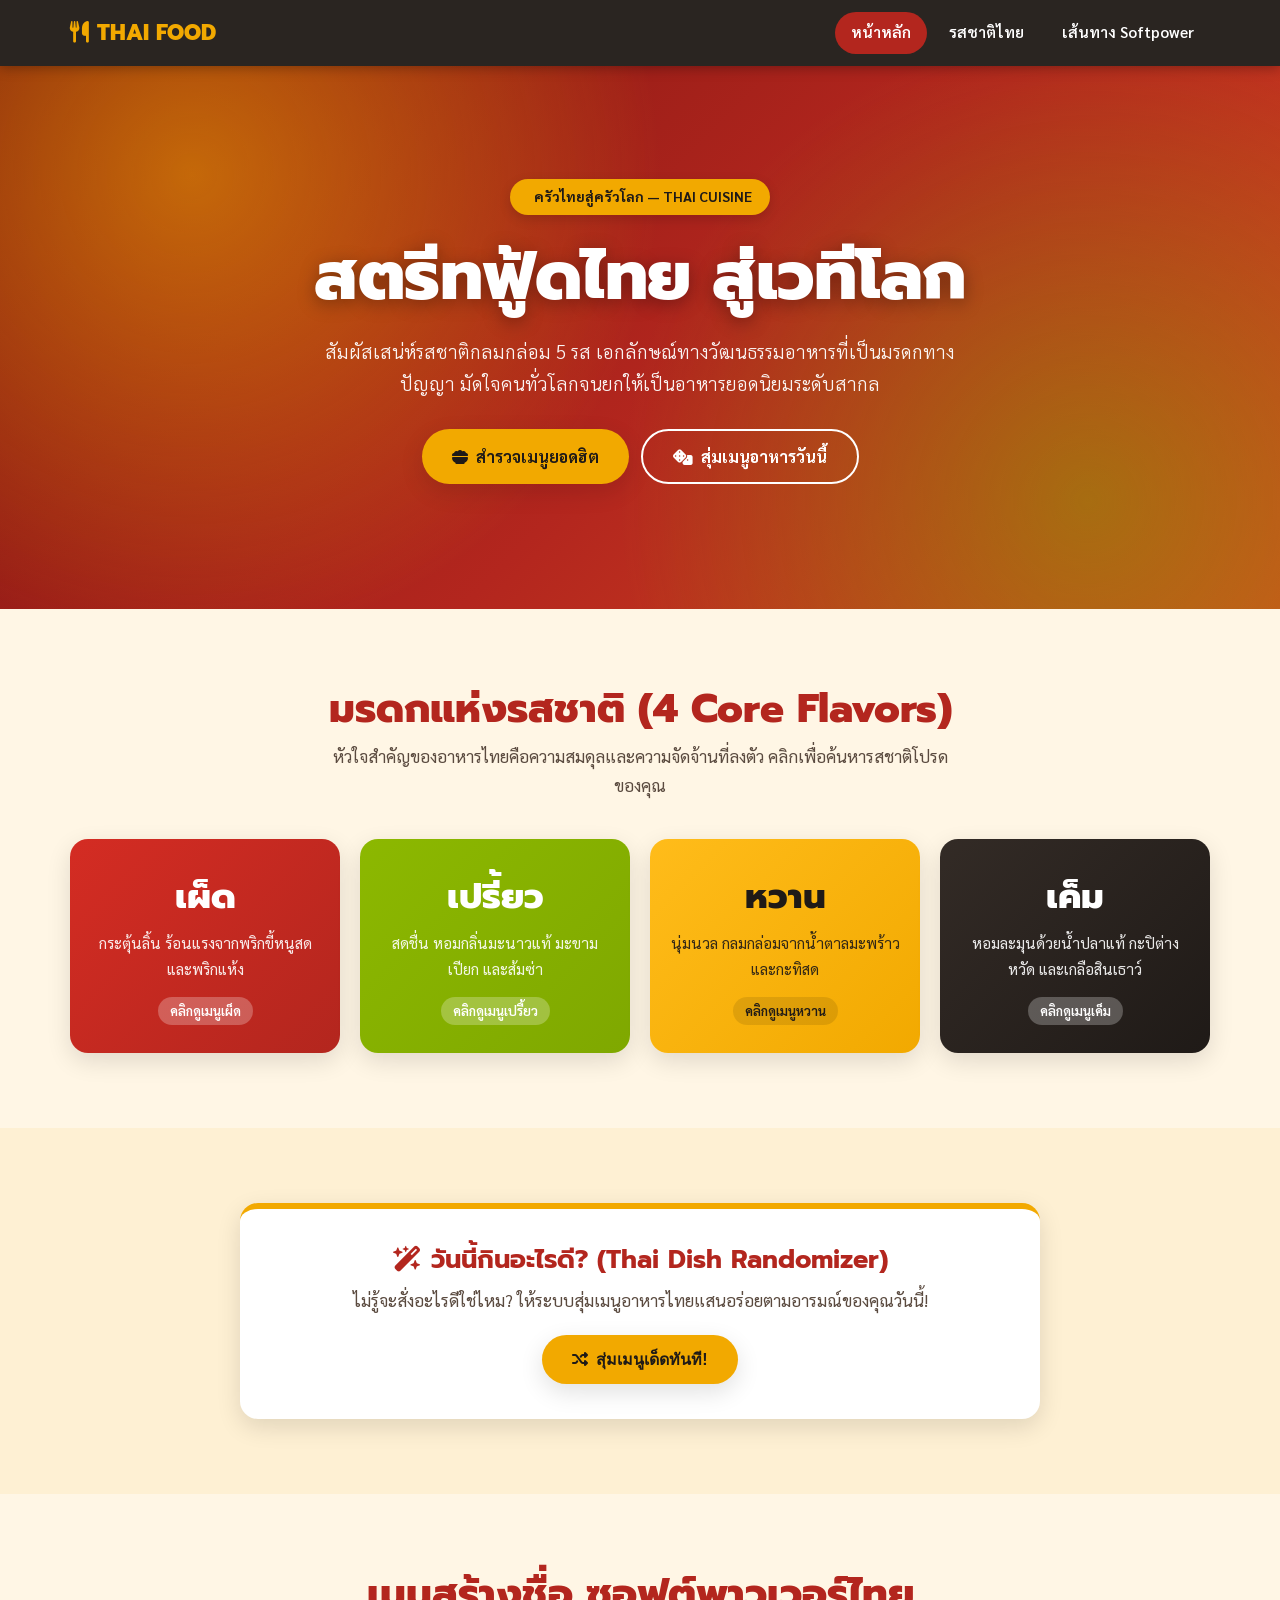
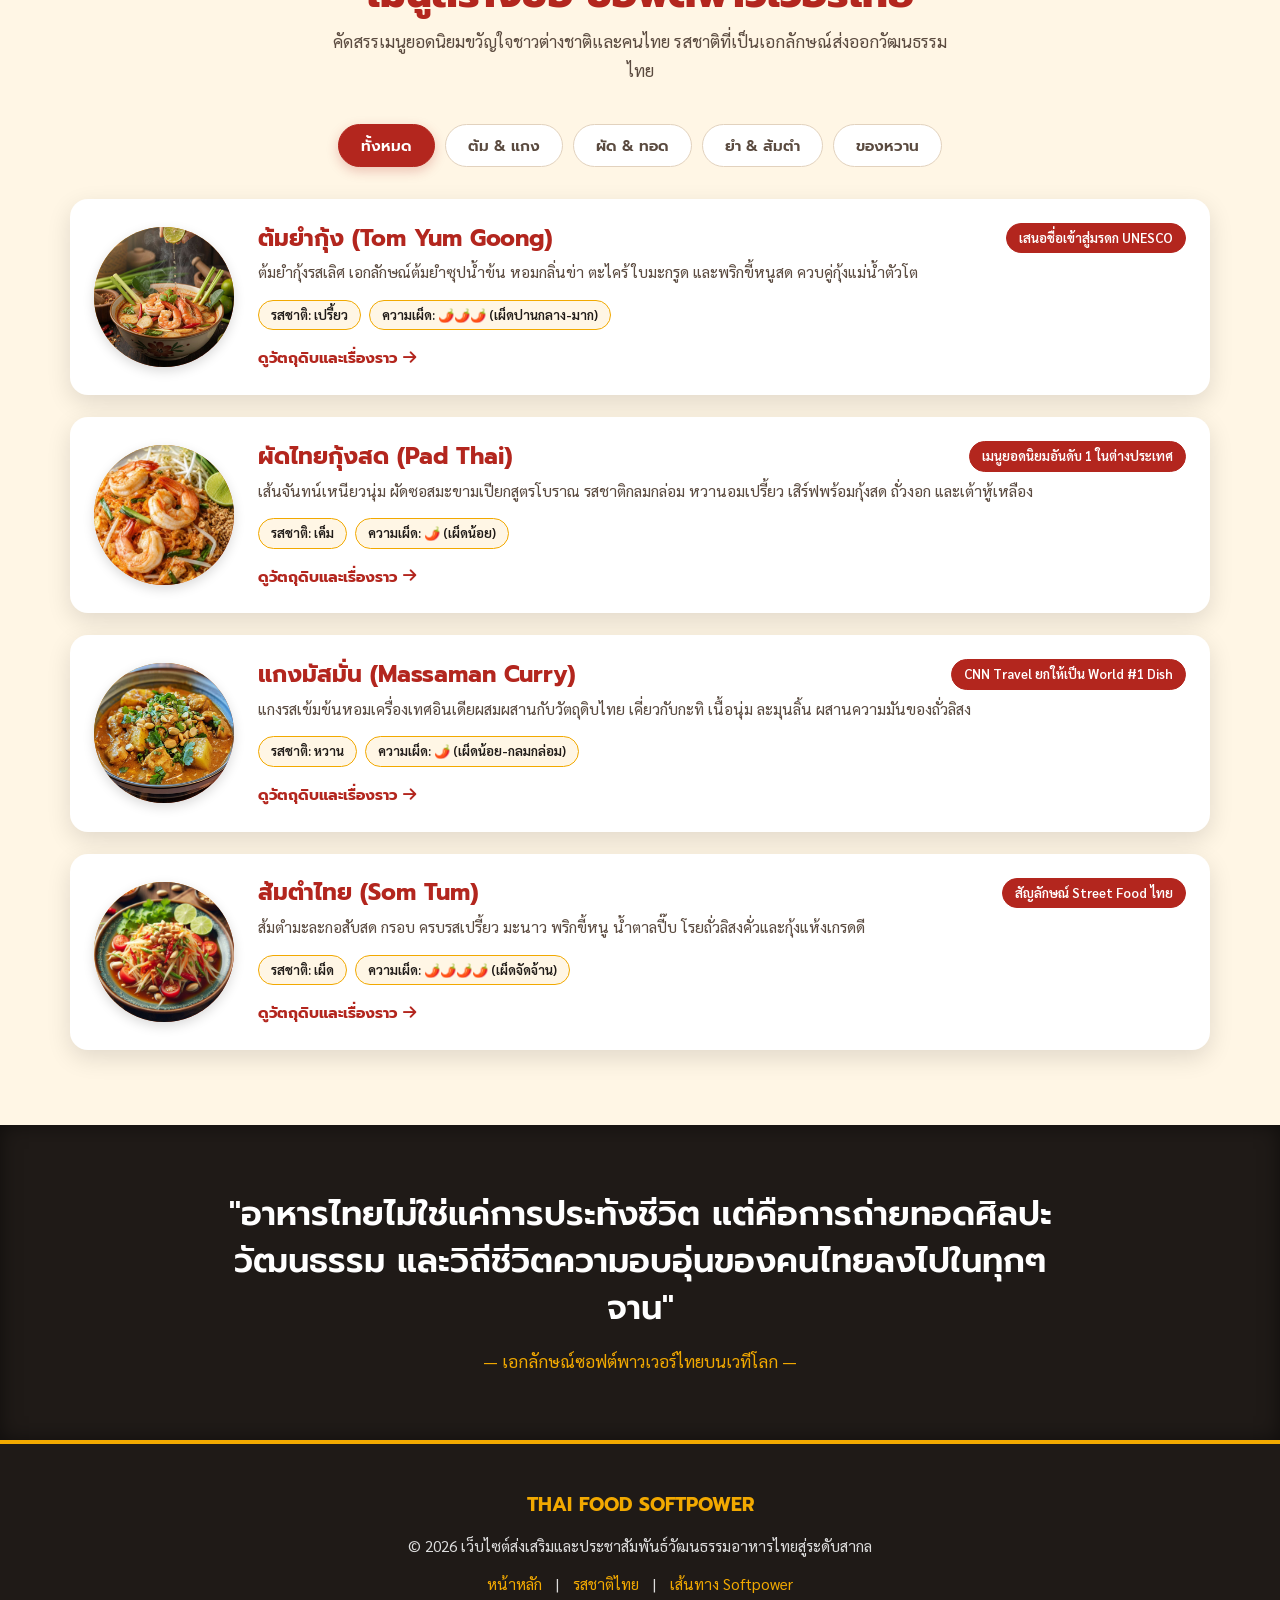
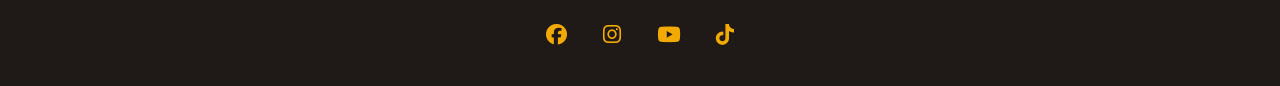
<file: index.html>
<!DOCTYPE html>
<html lang="th">
<head>
  <meta charset="UTF-8">
  <meta name="viewport" content="width=device-width, initial-scale=1.0">
  <title>Thai Food Softpower | หน้าหลัก</title>
  
  <!-- Google Fonts -->
  <link rel="preconnect" href="https://fonts.googleapis.com">
  <link rel="preconnect" href="https://fonts.gstatic.com" crossorigin>
  <link href="https://fonts.googleapis.com/css2?family=Prompt:wght@400;600;700;800&family=Sarabun:wght@300;400;500;600;700&display=swap" rel="stylesheet">
  
  <!-- FontAwesome Icons -->
  <link rel="stylesheet" href="https://cdnjs.cloudflare.com/ajax/libs/font-awesome/6.4.0/css/all.min.css">

  <!-- External Stylesheet -->
  <link rel="stylesheet" href="style.css">
</head>
<body>

  <!-- Navbar -->
  <nav class="navbar">
    <div class="container">
      <a href="index.html" class="logo">
        <i class="fa-solid fa-utensils"></i> THAI FOOD 
      </a>
      <ul class="nav-links">
        <li><a href="index.html" class="active">หน้าหลัก</a></li>
        <li><a href="subpage1.html">รสชาติไทย</a></li>
        <li><a href="subpage2.html">เส้นทาง Softpower </a></li>
      </ul>
    </div>
  </nav>

  <!-- Hero Banner -->
  <header class="hero" id="hero">
  <div class="container">
    <div class="eyebrow">
      <i class="fa-solid fa-fire-flame-curry"></i> ครัวไทยสู่ครัวโลก — THAI CUISINE
    </div>
    <h1>สตรีทฟู้ดไทย สู่เวทีโลก</h1>
    <p>สัมผัสเสน่ห์รสชาติกลมกล่อม 5 รส เอกลักษณ์ทางวัฒนธรรมอาหารที่เป็นมรดกทางปัญญา มัดใจคนทั่วโลกจนยกให้เป็นอาหารยอดนิยมระดับสากล</p>
    <div class="btn-group">
      <a href="#menu" class="btn"><i class="fa-solid fa-bowl-food"></i> สำรวจเมนูยอดฮิต</a>
      <a href="#quiz" class="btn ghost"><i class="fa-solid fa-dice"></i> สุ่มเมนูอาหารวันนี้</a>
    </div>
  </div>
</header>

  <!-- Flavor Strip -->
  <section class="block" id="flavors">
    <div class="container">
      <div class="section-title">
        <h2>มรดกแห่งรสชาติ (4 Core Flavors)</h2>
        <p>หัวใจสำคัญของอาหารไทยคือความสมดุลและความจัดจ้านที่ลงตัว คลิกเพื่อค้นหารสชาติโปรดของคุณ</p>
      </div>

      <div class="flavors">
        <div class="flavor f-spicy" onclick="filterByFlavor('เผ็ด')">
          <div class="big">เผ็ด</div>
          <div class="desc">กระตุ้นลิ้น ร้อนแรงจากพริกขี้หนูสดและพริกแห้ง</div>
          <span class="hint">คลิกดูเมนูเผ็ด</span>
        </div>
        <div class="flavor f-sour" onclick="filterByFlavor('เปรี้ยว')">
          <div class="big">เปรี้ยว</div>
          <div class="desc">สดชื่น หอมกลิ่นมะนาวแท้ มะขามเปียก และส้มซ่า</div>
          <span class="hint">คลิกดูเมนูเปรี้ยว</span>
        </div>
        <div class="flavor f-sweet" onclick="filterByFlavor('หวาน')">
          <div class="big">หวาน</div>
          <div class="desc">นุ่มนวล กลมกล่อมจากน้ำตาลมะพร้าวและกะทิสด</div>
          <span class="hint">คลิกดูเมนูหวาน</span>
        </div>
        <div class="flavor f-salty" onclick="filterByFlavor('เค็ม')">
          <div class="big">เค็ม</div>
          <div class="desc">หอมละมุนด้วยน้ำปลาแท้ กะปิต่างหวัด และเกลือสินเธาว์</div>
          <span class="hint">คลิกดูเมนูเค็ม</span>
        </div>
      </div>
    </div>
  </section>

  <!-- Randomizer Widget -->
  <section class="block" id="quiz" style="background: rgba(242, 169, 0, 0.08);">
    <div class="container">
      <div class="randomizer-box">
        <h3><i class="fa-solid fa-wand-magic-sparkles"></i> วันนี้กินอะไรดี? (Thai Dish Randomizer)</h3>
        <p style="color: var(--muted); margin-bottom: 20px;">ไม่รู้จะสั่งอะไรดีใช่ไหม? ให้ระบบสุ่มเมนูอาหารไทยแสนอร่อยตามอารมณ์ของคุณวันนี้!</p>
        <button class="btn" onclick="randomizeDish()">
          <i class="fa-solid fa-shuffle"></i> สุ่มเมนูเด็ดทันที!
        </button>

        <div class="randomizer-result" id="randomResult">
          <h4 id="randomTitle" style="font-size: 1.4rem; color: var(--red); font-family: 'Prompt', sans-serif;"></h4>
          <p id="randomDesc" style="margin-top: 6px; color: var(--muted);"></p>
          <div id="randomTags" class="tags" style="justify-content: center; margin-top: 12px;"></div>
        </div>
      </div>
    </div>
  </section>

  <!-- Dish Explorer -->
  <section class="block" id="menu">
    <div class="container">
      <div class="section-title">
        <h2> เมนูสร้างชื่อ ซอฟต์พาวเวอร์ไทย</h2>
        <p>คัดสรรเมนูยอดนิยมขวัญใจชาวต่างชาติและคนไทย รสชาติที่เป็นเอกลักษณ์ส่งออกวัฒนธรรมไทย</p>
      </div>

      <div class="filter-tabs">
        <button class="tab-btn active" onclick="filterDishes('all', this)">ทั้งหมด</button>
        <button class="tab-btn" onclick="filterDishes('soup', this)">ต้ม & แกง</button>
        <button class="tab-btn" onclick="filterDishes('fry', this)">ผัด & ทอด</button>
        <button class="tab-btn" onclick="filterDishes('salad', this)">ยำ & ส้มตำ</button>
        <button class="tab-btn" onclick="filterDishes('dessert', this)">ของหวาน</button>
      </div>

      <div class="dish-container" id="dishList"></div>
    </div>
  </section>

  <!-- Quote Section -->
  <section class="quote">
    <div class="container">
      <p>"อาหารไทยไม่ใช่แค่การประทังชีวิต แต่คือการถ่ายทอดศิลปะ วัฒนธรรม และวิถีชีวิตความอบอุ่นของคนไทยลงไปในทุกๆ จาน"</p>
      <small>— เอกลักษณ์ซอฟต์พาวเวอร์ไทยบนเวทีโลก —</small>
    </div>
  </section>

  <!-- Footer -->
  <footer>
    <div class="container">
      <p style="font-family: 'Prompt'; font-weight: 700; font-size: 1.2rem; color: var(--gold);">THAI FOOD SOFTPOWER</p>
      <p>© 2026 เว็บไซต์ส่งเสริมและประชาสัมพันธ์วัฒนธรรมอาหารไทยสู่ระดับสากล</p>
      <div>
        <a href="index.html">หน้าหลัก</a> |
        <a href="subpage1.html">รสชาติไทย</a> |
        <a href="subpage2.html">เส้นทาง Softpower</a>
      </div>
      <div class="social-links">
        <a href="#"><i class="fa-brands fa-facebook"></i></a>
        <a href="#"><i class="fa-brands fa-instagram"></i></a>
        <a href="#"><i class="fa-brands fa-youtube"></i></a>
        <a href="#"><i class="fa-brands fa-tiktok"></i></a>
      </div>
    </div>
  </footer>

  <!-- Modal -->
  <div class="modal-backdrop" id="dishModal">
    <div class="modal-card">
      <button class="modal-close" onclick="closeModal()"><i class="fa-solid fa-xmark"></i></button>
      <div class="modal-body" id="modalContent"></div>
    </div>
  </div>

  <!-- JavaScript -->
  <script>
    // ชุดข้อมูลอาหาร (กำหนด image สำหรับรูปภาพจริง)
    const dishesData = [
      {
        id: 'tomyum',
        name: 'ต้มยำกุ้ง (Tom Yum Goong)',
        category: 'soup',
        flavor: 'เปรี้ยว',
        spice: '🌶️🌶️🌶️ (เผ็ดปานกลาง-มาก)',
        image: 'tomyum.jpg',
        desc: 'ต้มยำกุ้งรสเลิศ เอกลักษณ์ต้มยำซุปน้ำข้น หอมกลิ่นข่า ตะไคร้ ใบมะกรูด และพริกขี้หนูสด ควบคู่กุ้งแม่น้ำตัวโต',
        softpower: 'เสนอชื่อเข้าสู่มรดก UNESCO',
        ingredients: ['กุ้งแม่น้ำสด', 'ข่า, ตะไคร้, ใบมะกรูด', 'น้ำพริกเผา', 'นมข้นจืด/กะทิ', 'มะนาวสด & พริกขี้หนู'],
        history: 'ต้มยำกุ้งถือเป็นตัวแทนของอาหารไทยประเภทต้ม มีจุดเด่นที่การนำสมุนไพรพื้นบ้านมาปรุงเป็นต้มยำที่มีสรรพคุณทางยา ช่วยขับลมและเพิ่มความสดชื่น'
      },
      {
        id: 'padthai',
        name: 'ผัดไทยกุ้งสด (Pad Thai)',
        category: 'fry',
        flavor: 'เค็ม',
        spice: '🌶️ (เผ็ดน้อย)',
        image: '', // หากยังไม่มีรูป สามารถเว้นว่างไว้ก่อนได้ (ระบบจะแสดงไอคอนสำรอง)
        image: 'Pad Thai.jpg',
        desc: 'เส้นจันทน์เหนียวนุ่ม ผัดซอสมะขามเปียกสูตรโบราณ รสชาติกลมกล่อม หวานอมเปรี้ยว เสิร์ฟพร้อมกุ้งสด ถั่วงอก และเต้าหู้เหลือง',
        softpower: 'เมนูยอดนิยมอันดับ 1 ในต่างประเทศ',
        ingredients: ['เส้นจันทน์', 'ซอสมะขามเปียก', 'กุ้งสด & เต้าหู้เหลือง', 'ไข่ไก่ & ถั่วลิสงบด', 'กุ้ยช่าย & ถั่วงอก'],
        history: 'ผัดไทยได้รับการส่งเสริมในสมัยจอมพล ป. พิบูลสงคราม เพื่อสร้างเอกลักษณ์ความเป็นชาติและลดการบริโภคข้าว จนกลายเป็นสตรีทฟู้ดชื่อดังระดับโลก'
      },
      {
        id: 'massaman',
        name: 'แกงมัสมั่น (Massaman Curry)',
        category: 'soup',
        flavor: 'หวาน',
        spice: '🌶️ (เผ็ดน้อย-กลมกล่อม)',
        image: '',
        image: 'Massaman Curry.jpg',
        desc: 'แกงรสเข้มข้นหอมเครื่องเทศอินเดียผสมผสานกับวัตถุดิบไทย เคี่ยวกับกะทิ เนื้อนุ่ม ละมุนลิ้น ผสานความมันของถั่วลิสง',
        softpower: 'CNN Travel ยกให้เป็น World #1 Dish',
        ingredients: ['พริกแกงมัสมั่น', 'เนื้อน่องลาย หรือ ไก่', 'กะทิสด', 'มันฝรั่ง & หอมใหญ่', 'ถั่วลิสงคั่ว'],
        history: 'รับอิทธิพลมาจากเปอร์เซียและมุสลิมในสมัยอยุธยา มีชื่อเสียงมายาวนานและได้รับคำชมในบทกาพย์เห่เรือชมเครื่องคาวหวาน'
      },
      {
        id: 'somtum',
        name: 'ส้มตำไทย (Som Tum)',
        category: 'salad',
        flavor: 'เผ็ด',
        spice: '🌶️🌶️🌶️🌶️ (เผ็ดจัดจ้าน)',
        image: '',
       image: 'Som Tum.jpg', 
        desc: 'ส้มตำมะละกอสับสด กรอบ ครบรสเปรี้ยว มะนาว พริกขี้หนู น้ำตาลปี๊บ โรยถั่วลิสงคั่วและกุ้งแห้งเกรดดี',
        softpower: 'สัญลักษณ์ Street Food ไทย',
        ingredients: ['เส้นมะละกอดิบ', 'มะเขือเทศ & ถั่วฝักยาว', 'พริกขี้หนู & กระเทียม', 'น้ำปลาแท้ & มะนาว', 'ถั่วลิสง & กุ้งแห้ง'],
        history: 'อาหารพื้นบ้านภาคอีสานที่แพร่หลายไปทั่วประเทศและทั่วโลก ด้วยเอกลักษณ์ความสดชื่นจัดจ้าน'
      }
    ];

    function renderDishes(items) {
      const container = document.getElementById('dishList');
      container.innerHTML = '';
      if(items.length === 0) {
        container.innerHTML = '<p style="text-align:center; color:var(--muted); padding:3rem;">ไม่พบเมนูในหมวดหมู่นี้</p>';
        return;
      }
      items.forEach(dish => {
        // เช็คว่าเมนูนี้มีรูปภาพหรือไม่ ถ้ามีให้แสดง tag img ถ้าไม่มีให้แสดง emoji สำรอง
        const thumbContent = dish.image 
          ? `<img src="${dish.image}" alt="${dish.name}">` 
          : `<span style="font-size: 3.5rem;">${dish.emoji || '🍲'}</span>`;

        const html = `
          <div class="dish">
            <div class="thumb">
              ${thumbContent}
            </div>
            <div class="dish-content">
              <div class="dish-header">
                <h3>${dish.name}</h3>
                <span class="tag highlight">${dish.softpower}</span>
              </div>
              <p class="dish-desc">${dish.desc}</p>
              <div class="tags">
                <span class="tag">รสชาติ: ${dish.flavor}</span>
                <span class="tag">ความเผ็ด: ${dish.spice}</span>
              </div>
              <div class="dish-action">
                <button class="btn-detail" onclick="openDishModal('${dish.id}')">
                  ดูวัตถุดิบและเรื่องราว <i class="fa-solid fa-arrow-right"></i>
                </button>
              </div>
            </div>
          </div>
        `;
        container.innerHTML += html;
      });
    }

    // ฟังก์ชันอื่นๆ คงเดิม...
    function filterDishes(category, btn) {
      document.querySelectorAll('.tab-btn').forEach(b => b.classList.remove('active'));
      btn.classList.add('active');
      if(category === 'all') {
        renderDishes(dishesData);
      } else {
        renderDishes(dishesData.filter(d => d.category === category));
      }
    }

    function filterByFlavor(flavorName) {
      document.getElementById('menu').scrollIntoView({ behavior: 'smooth' });
      document.querySelectorAll('.tab-btn').forEach(b => b.classList.remove('active'));
      renderDishes(dishesData.filter(d => d.flavor === flavorName));
    }

    function randomizeDish() {
      const random = dishesData[Math.floor(Math.random() * dishesData.length)];
      const resBox = document.getElementById('randomResult');
      resBox.style.display = 'block';
      document.getElementById('randomTitle',).innerText = `${random.emoji || ''} ${random.name}`;
      document.getElementById('randomDesc').innerText = random.desc;
      document.getElementById('randomTags').innerHTML = `<span class="tag highlight">${random.softpower}</span><span class="tag">รส ${random.flavor}</span>`;
    }

    function openDishModal(id) {
      const dish = dishesData.find(d => d.id === id);
      if(!dish) return;
      const modalHTML = `
        <h3>${dish.name}</h3>
        <p>${dish.desc}</p>
        <div class="tags" style="margin-bottom: 12px;">
          <span class="tag highlight">${dish.softpower}</span>
          <span class="tag">รสชาติหลัก: ${dish.flavor}</span>
        </div>
        <p><b>ความเป็นมา:</b> ${dish.history}</p>
        <div class="modal-ingredients">
          <h4><i class="fa-solid fa-basket-shopping"></i> วัตถุดิบหลักสำคัญ:</h4>
          <ul>
            ${dish.ingredients.map(ing => `<li>${ing}</li>`).join('')}
          </ul>
        </div>
      `;
      document.getElementById('modalContent').innerHTML = modalHTML;
      document.getElementById('dishModal').style.display = 'grid';
    }

    function closeModal() {
      document.getElementById('dishModal').style.display = 'none';
    }

    window.onclick = function(event) {
      const modal = document.getElementById('dishModal');
      if (event.target === modal) {
        closeModal();
      }
    }

    renderDishes(dishesData);
  </script>
</body>
</html>
</file>
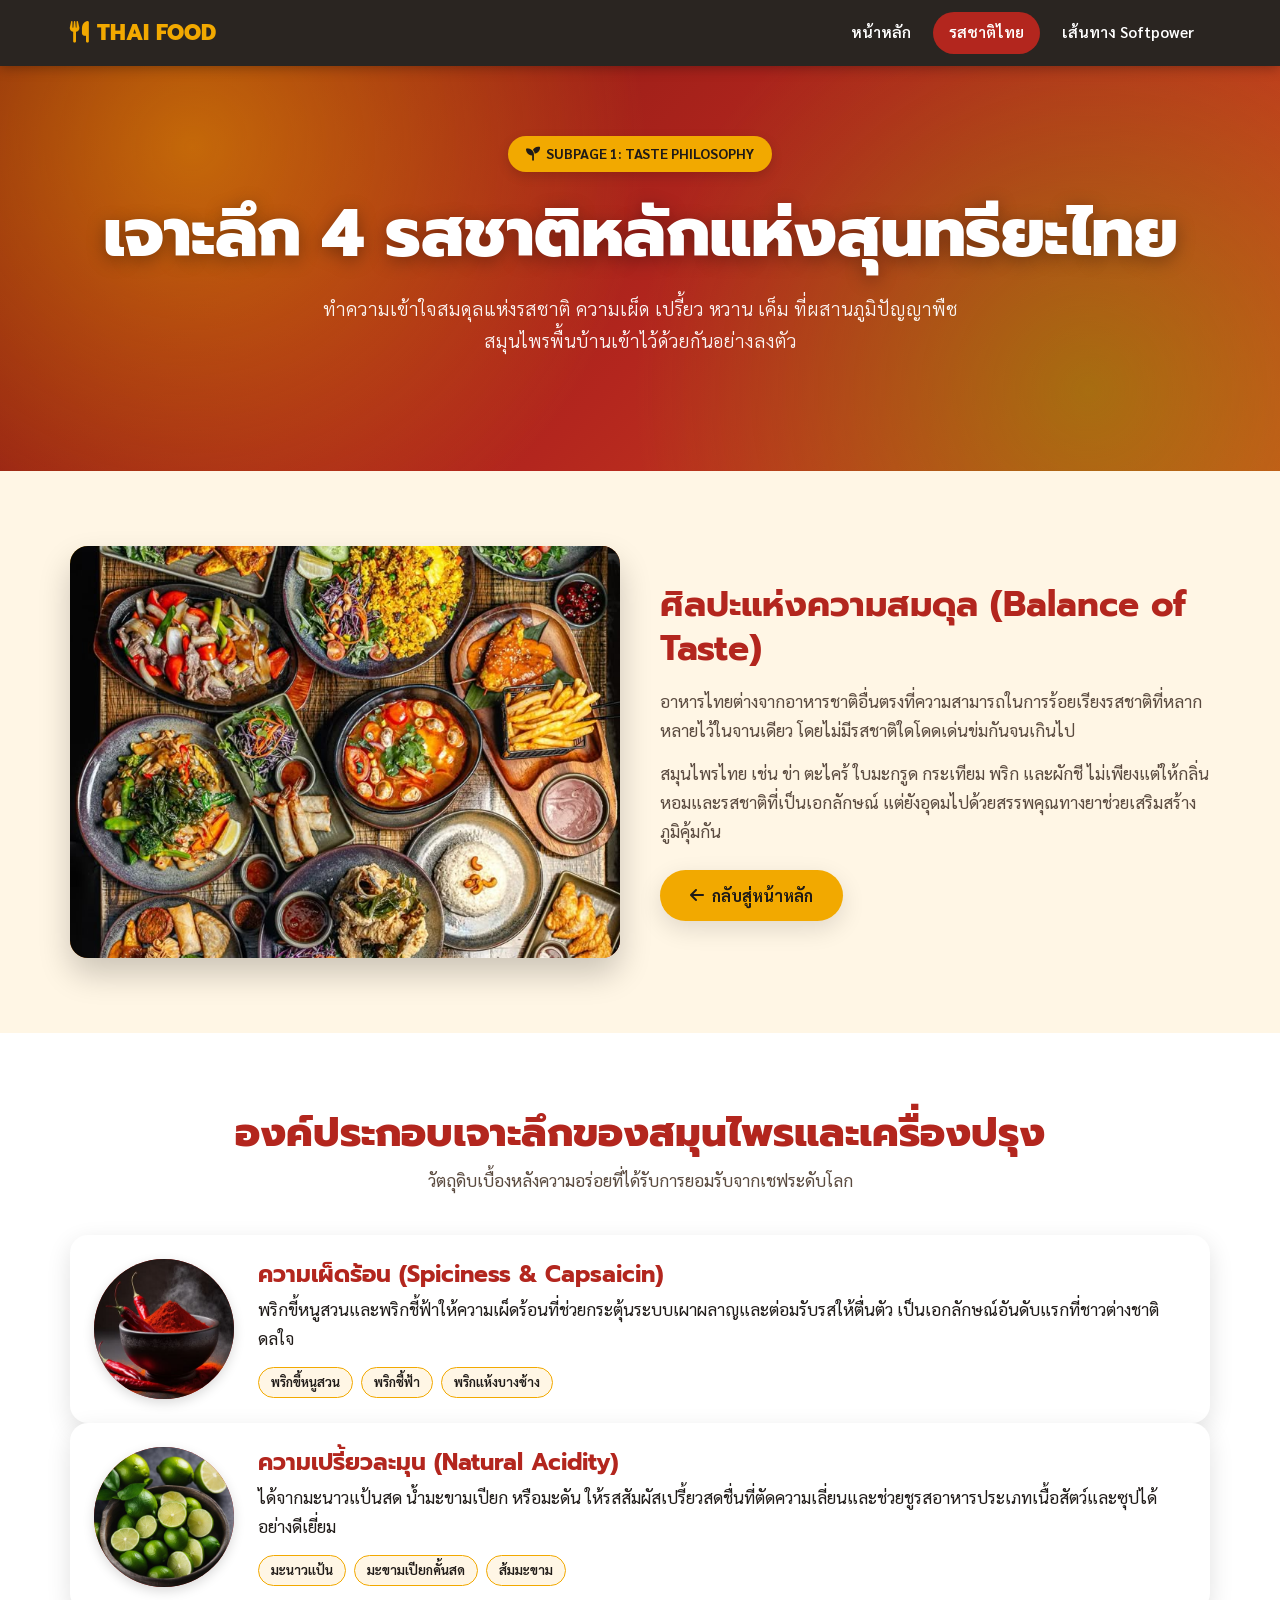
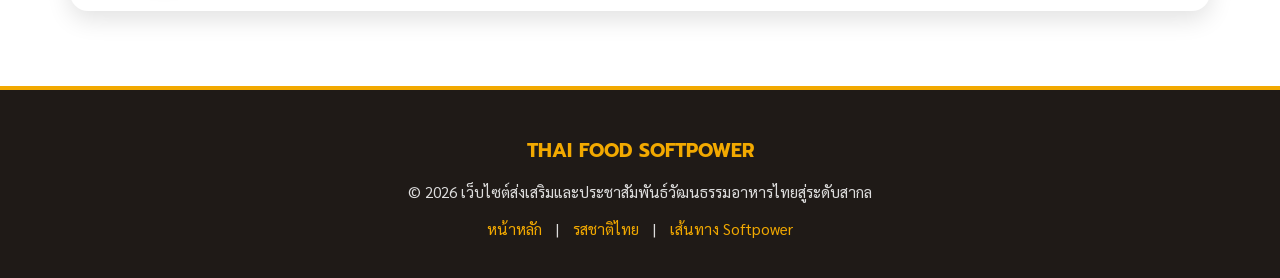
<file: subpage1.html>
<!DOCTYPE html>
<html lang="th">
<head>
  <meta charset="UTF-8">
  <meta name="viewport" content="width=device-width, initial-scale=1.0">
  <title>เจาะลึกรสชาติไทย | Thai Food Softpower</title>
  
  <link rel="preconnect" href="https://fonts.googleapis.com">
  <link rel="preconnect" href="https://fonts.gstatic.com" crossorigin>
  <link href="https://fonts.googleapis.com/css2?family=Prompt:wght@400;600;700;800&family=Sarabun:wght@300;400;500;600;700&display=swap" rel="stylesheet">
  <link rel="stylesheet" href="https://cdnjs.cloudflare.com/ajax/libs/font-awesome/6.4.0/css/all.min.css">
  <link rel="stylesheet" href="style.css">
</head>
<body>

  <!-- Navbar -->
  <nav class="navbar">
    <div class="container">
      <a href="index.html" class="logo">
        <i class="fa-solid fa-utensils"></i> THAI FOOD 
      </a>
      <ul class="nav-links">
        <li><a href="index.html">หน้าหลัก</a></li>
        <li><a href="subpage1.html" class="active">รสชาติไทย</a></li>
        <li><a href="subpage2.html">เส้นทาง Softpower</a></li>
      </ul>
    </div>
  </nav>

  <!-- Hero Small -->
  <header class="hero small">
    <div class="container">
      <span class="eyebrow"><i class="fa-solid fa-seedling"></i> SUBPAGE 1: TASTE PHILOSOPHY</span>
      <h1>เจาะลึก 4 รสชาติหลักแห่งสุนทรียะไทย</h1>
      <p>ทำความเข้าใจสมดุลแห่งรสชาติ ความเผ็ด เปรี้ยว หวาน เค็ม ที่ผสานภูมิปัญญาพืชสมุนไพรพื้นบ้านเข้าไว้ด้วยกันอย่างลงตัว</p>
    </div>
  </header>

  <!-- Split Detail Section -->
  <section class="block">
    <div class="container">
      <div class="split">
        <div class="visual"> <img src="image/Balance of Taste.jpg" alt="Balance"></div>
        <div class="split-text">
          <h2>ศิลปะแห่งความสมดุล (Balance of Taste)</h2>
          <p>อาหารไทยต่างจากอาหารชาติอื่นตรงที่ความสามารถในการร้อยเรียงรสชาติที่หลากหลายไว้ในจานเดียว โดยไม่มีรสชาติใดโดดเด่นข่มกันจนเกินไป</p>
          <p>สมุนไพรไทย เช่น ข่า ตะไคร้ ใบมะกรูด กระเทียม พริก และผักชี ไม่เพียงแต่ให้กลิ่นหอมและรสชาติที่เป็นเอกลักษณ์ แต่ยังอุดมไปด้วยสรรพคุณทางยาช่วยเสริมสร้างภูมิคุ้มกัน</p>
          <a href="index.html#flavors" class="btn" style="margin-top: 10px;"><i class="fa-solid fa-arrow-left"></i> กลับสู่หน้าหลัก</a>
        </div>
      </div>
    </div>
  </section>

  <!-- Flavor Detail Cards -->
  <section class="block" style="background: #fff;">
    <div class="container">
      <div class="section-title">
        <h2>องค์ประกอบเจาะลึกของสมุนไพรและเครื่องปรุง</h2>
        <p>วัตถุดิบเบื้องหลังความอร่อยที่ได้รับการยอมรับจากเชฟระดับโลก</p>
      </div>

     <div class="dish">
  <div class="thumb" style="background: linear-gradient(135deg, #d42c23, #B3261E); overflow: hidden; display: flex; align-items: center; justify-content: center;">
    <img src="image/Spiciness.jpg" alt="พริก" style="width: 100%; height: 100%; object-fit: cover;">
  </div>
  <div class="dish-content">
          <h3>ความเผ็ดร้อน (Spiciness & Capsaicin)</h3>
          <p>พริกขี้หนูสวนและพริกชี้ฟ้าให้ความเผ็ดร้อนที่ช่วยกระตุ้นระบบเผาผลาญและต่อมรับรสให้ตื่นตัว เป็นเอกลักษณ์อันดับแรกที่ชาวต่างชาติดลใจ</p>
          <div class="tags">
            <span class="tag">พริกขี้หนูสวน</span>
            <span class="tag">พริกชี้ฟ้า</span>
            <span class="tag">พริกแห้งบางช้าง</span>
          </div>
        </div>
      </div>

      <div class="dish">
  <div class="thumb" style="background: linear-gradient(135deg, #d42c23, #B3261E); overflow: hidden; display: flex; align-items: center; justify-content: center;">
    <img src="image/lemon.jpg" alt="มะนาว" style="width: 100%; height: 100%; object-fit: cover;">
  </div>
  <div class="dish-content">
          <h3>ความเปรี้ยวละมุน (Natural Acidity)</h3>
          <p>ได้จากมะนาวแป้นสด น้ำมะขามเปียก หรือมะดัน ให้รสสัมผัสเปรี้ยวสดชื่นที่ตัดความเลี่ยนและช่วยชูรสอาหารประเภทเนื้อสัตว์และซุปได้อย่างดีเยี่ยม</p>
          <div class="tags">
            <span class="tag">มะนาวแป้น</span>
            <span class="tag">มะขามเปียกคั้นสด</span>
            <span class="tag">ส้มมะขาม</span>
          </div>
        </div>
      </div>
    </div>
  </section>

  <!-- Footer -->
  <footer>
    <div class="container">
      <p style="font-family: 'Prompt'; font-weight: 700; font-size: 1.2rem; color: var(--gold);">THAI FOOD SOFTPOWER</p>
      <p>© 2026 เว็บไซต์ส่งเสริมและประชาสัมพันธ์วัฒนธรรมอาหารไทยสู่ระดับสากล</p>
      <div>
        <a href="index.html">หน้าหลัก</a> |
        <a href="subpage1.html">รสชาติไทย</a> |
        <a href="subpage2.html">เส้นทาง Softpower</a>
      </div>
    </div>
  </footer>

</body>
</html>
</file>
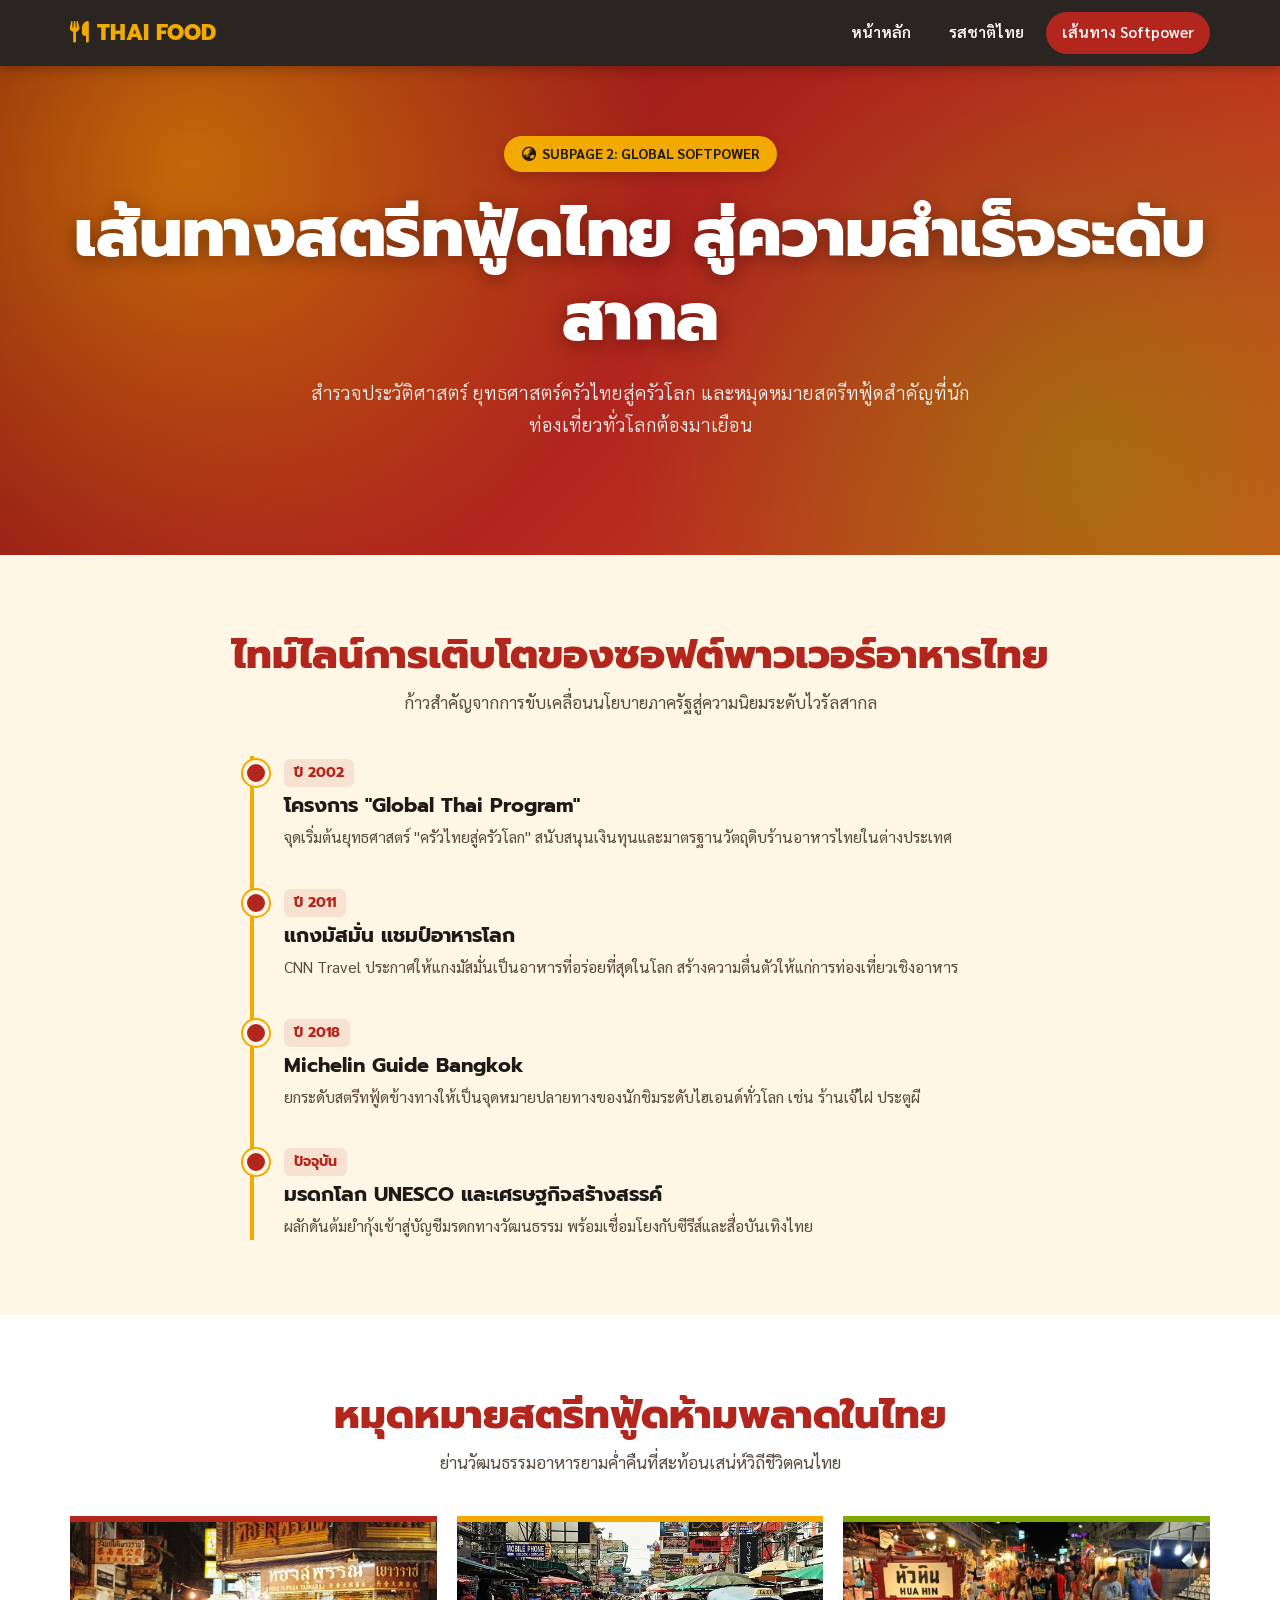
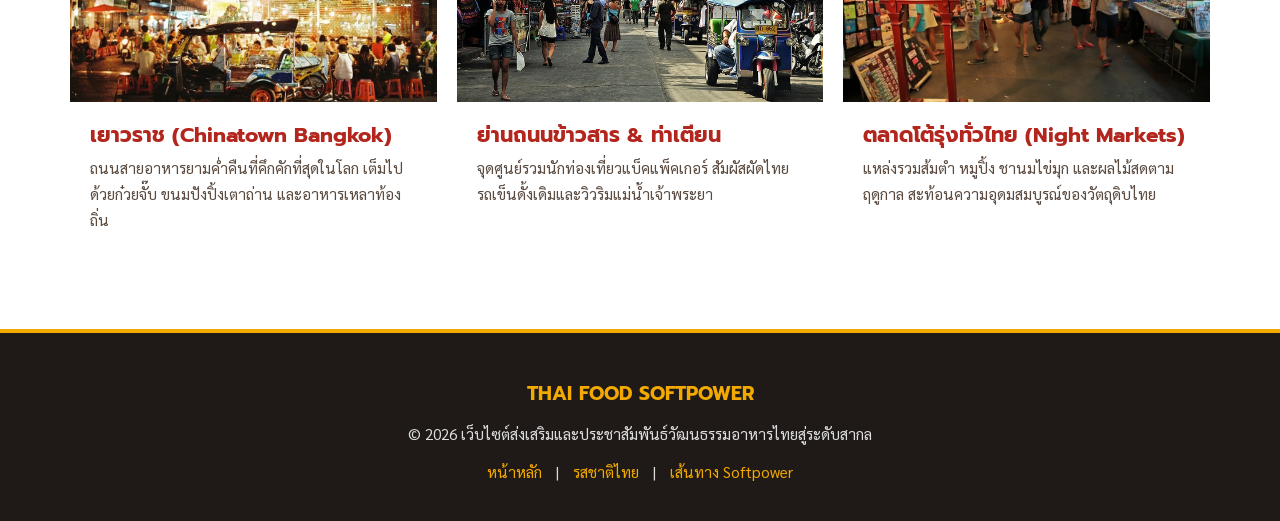
<file: subpage2.html>
<!DOCTYPE html>
<html lang="th">
<head>
  <meta charset="UTF-8">
  <meta name="viewport" content="width=device-width, initial-scale=1.0">
  <title>เส้นทาง Softpower สู่ระดับโลก | Thai Food Softpower</title>
  
  <link rel="preconnect" href="https://fonts.googleapis.com">
  <link rel="preconnect" href="https://fonts.gstatic.com" crossorigin>
  <link href="https://fonts.googleapis.com/css2?family=Prompt:wght@400;600;700;800&family=Sarabun:wght@300;400;500;600;700&display=swap" rel="stylesheet">
  <link rel="stylesheet" href="https://cdnjs.cloudflare.com/ajax/libs/font-awesome/6.4.0/css/all.min.css">
  <link rel="stylesheet" href="style.css">
</head>
<body>

  <!-- Navbar -->
  <nav class="navbar">
    <div class="container">
      <a href="index.html" class="logo">
        <i class="fa-solid fa-utensils"></i> THAI FOOD
      </a>
      <ul class="nav-links">
        <li><a href="index.html">หน้าหลัก</a></li>
        <li><a href="subpage1.html">รสชาติไทย</a></li>
        <li><a href="subpage2.html" class="active">เส้นทาง Softpower</a></li>
      </ul>
    </div>
  </nav>

  <!-- Hero Small -->
  <header class="hero small">
    <div class="container">
      <span class="eyebrow"><i class="fa-solid fa-earth-asia"></i> SUBPAGE 2: GLOBAL SOFTPOWER</span>
      <h1>เส้นทางสตรีทฟู้ดไทย สู่ความสำเร็จระดับสากล</h1>
      <p>สำรวจประวัติศาสตร์ ยุทธศาสตร์ครัวไทยสู่ครัวโลก และหมุดหมายสตรีทฟู้ดสำคัญที่นักท่องเที่ยวทั่วโลกต้องมาเยือน</p>
    </div>
  </header>

  <!-- Timeline Section -->
  <section class="block">
    <div class="container">
      <div class="section-title">
        <h2>ไทม์ไลน์การเติบโตของซอฟต์พาวเวอร์อาหารไทย</h2>
        <p>ก้าวสำคัญจากการขับเคลื่อนนโยบายภาครัฐสู่ความนิยมระดับไวรัลสากล</p>
      </div>

      <div class="timeline">
        <div class="tl-item">
          <span class="tl-date">ปี 2002</span>
          <h3>โครงการ "Global Thai Program"</h3>
          <p>จุดเริ่มต้นยุทธศาสตร์ "ครัวไทยสู่ครัวโลก" สนับสนุนเงินทุนและมาตรฐานวัตถุดิบร้านอาหารไทยในต่างประเทศ</p>
        </div>

        <div class="tl-item">
          <span class="tl-date">ปี 2011</span>
          <h3>แกงมัสมั่น แชมป์อาหารโลก</h3>
          <p>CNN Travel ประกาศให้แกงมัสมั่นเป็นอาหารที่อร่อยที่สุดในโลก สร้างความตื่นตัวให้แก่การท่องเที่ยวเชิงอาหาร</p>
        </div>

        <div class="tl-item">
          <span class="tl-date">ปี 2018</span>
          <h3>Michelin Guide Bangkok</h3>
          <p>ยกระดับสตรีทฟู้ดข้างทางให้เป็นจุดหมายปลายทางของนักชิมระดับไฮเอนด์ทั่วโลก เช่น ร้านเจ๊ไฝ ประตูผี</p>
        </div>

        <div class="tl-item">
          <span class="tl-date">ปัจจุบัน</span>
          <h3>มรดกโลก UNESCO และเศรษฐกิจสร้างสรรค์</h3>
          <p>ผลักดันต้มยำกุ้งเข้าสู่บัญชีมรดกทางวัฒนธรรม พร้อมเชื่อมโยงกับซีรีส์และสื่อบันเทิงไทย</p>
        </div>
      </div>
    </div>
  </section>

  <!-- Destinations Cards -->
  <section class="block" style="background: #fff;">
    <div class="container">
      <div class="section-title">
        <h2> หมุดหมายสตรีทฟู้ดห้ามพลาดในไทย</h2>
        <p>ย่านวัฒนธรรมอาหารยามค่ำคืนที่สะท้อนเสน่ห์วิถีชีวิตคนไทย</p>
      </div>

      <div class="flavors" style="grid-template-columns: repeat(auto-fit, minmax(280px, 1fr)); gap: 20px;">
  
  <!-- การ์ดที่ 1: เยาวราช -->
  <div class="card" style="border-top: 6px solid var(--red); padding: 0; overflow: hidden; background: #fff;">
    <div style="width: 100%; height: 180px; overflow: hidden;">
      <img src="image/chinatown.jpg" alt="เยาวราช" style="width: 100%; height: 100%; object-fit: cover;">
    </div>
    <div style="padding: 20px;">
      <h3 style="color: var(--red); font-size: 1.3rem; margin-bottom: 8px;">เยาวราช (Chinatown Bangkok)</h3>
      <p style="color: var(--muted); font-size: 0.95rem;">ถนนสายอาหารยามค่ำคืนที่คึกคักที่สุดในโลก เต็มไปด้วยก๋วยจั๊บ ขนมปังปิ้งเตาถ่าน และอาหารเหลาท้องถิ่น</p>
    </div>
  </div>

  <!-- การ์ดที่ 2: ถนนข้าวสาร & ท่าเตียน -->
  <div class="card" style="border-top: 6px solid var(--gold); padding: 0; overflow: hidden; background: #fff;">
    <div style="width: 100%; height: 180px; overflow: hidden;">
      <img src="image/Khao San Road.jpg" alt="ถนนข้าวสาร" style="width: 100%; height: 100%; object-fit: cover;">
    </div>
    <div style="padding: 20px;">
      <h3 style="color: var(--red); font-size: 1.3rem; margin-bottom: 8px;">ย่านถนนข้าวสาร & ท่าเตียน</h3>
      <p style="color: var(--muted); font-size: 0.95rem;">จุดศูนย์รวมนักท่องเที่ยวแบ็คแพ็คเกอร์ สัมผัสผัดไทยรถเข็นดั้งเดิมและวิวริมแม่น้ำเจ้าพระยา</p>
    </div>
  </div>

  <!-- การ์ดที่ 3: ตลาดโต้รุ่งทั่วไทย -->
  <div class="card" style="border-top: 6px solid var(--lime); padding: 0; overflow: hidden; background: #fff;">
    <div style="width: 100%; height: 180px; overflow: hidden;">
      <img src="image/market.jpg" alt="ตลาดโต้รุ่ง" style="width: 100%; height: 100%; object-fit: cover;">
    </div>
    <div style="padding: 20px;">
      <h3 style="color: var(--red); font-size: 1.3rem; margin-bottom: 8px;">ตลาดโต้รุ่งทั่วไทย (Night Markets)</h3>
      <p style="color: var(--muted); font-size: 0.95rem;">แหล่งรวมส้มตำ หมูปิ้ง ชานมไข่มุก และผลไม้สดตามฤดูกาล สะท้อนความอุดมสมบูรณ์ของวัตถุดิบไทย</p>
    </div>
  </div>

</div>
    </div>
  </section>

  <!-- Footer -->
  <footer>
    <div class="container">
      <p style="font-family: 'Prompt'; font-weight: 700; font-size: 1.2rem; color: var(--gold);">THAI FOOD SOFTPOWER</p>
      <p>© 2026 เว็บไซต์ส่งเสริมและประชาสัมพันธ์วัฒนธรรมอาหารไทยสู่ระดับสากล</p>
      <div>
        <a href="index.html">หน้าหลัก</a> |
        <a href="subpage1.html">รสชาติไทย</a> |
        <a href="subpage2.html">เส้นทาง Softpower</a>
      </div>
    </div>
  </footer>

</body>
</html>
</file>
<file: style.css>
:root {
  --red: #B3261E;
  --red-dark: #7d1410;
  --gold: #F2A900;
  --lime: #7FA800;
  --cream: #FFF6E5;
  --ink: #1F1A17;
  --muted: #5a4a3f;
  --white: #FFFFFF;
  --radius: 18px;
  --shadow: 0 8px 24px rgba(0, 0, 0, .12);
  --shadow-lg: 0 16px 32px rgba(0, 0, 0, .2);
}
* {
  box-sizing: border-box;
  margin: 0;
  padding: 0;
}
html {
  scroll-behavior: smooth;
}
body {
  font-family: 'Sarabun', sans-serif;
  background: var(--cream);
  color: var(--ink);
  line-height: 1.7;
  font-size: 17px;
  overflow-x: hidden;
}
h1, h2, h3, h4 {
  font-family: 'Prompt', sans-serif;
  line-height: 1.25;
}
a {
  color: inherit;
  text-decoration: none;
}
img {
  max-width: 100%;
  display: block;
}
.container {
  width: min(1140px, 92%);
  margin-inline: auto;
}
.navbar {
  position: sticky;
  top: 0;
  z-index: 100;
  background: rgba(31, 26, 23, 0.95);
  backdrop-filter: blur(10px);
  color: #fff;
  box-shadow: 0 2px 12px rgba(0, 0, 0, .3);
  transition: all 0.3s ease;
}
.navbar .container {
  display: flex;
  justify-content: space-between;
  align-items: center;
  flex-wrap: wrap;
  gap: 12px;
  padding: 12px 0;
}
.logo {
  font-family: 'Prompt', sans-serif;
  font-weight: 800;
  font-size: 1.35rem;
  color: var(--gold);
  display: flex;
  align-items: center;
  gap: 8px;
}
.logo span {
  color: #fff;
}
.nav-links {
  display: flex;
  gap: 6px;
  list-style: none;
  flex-wrap: wrap;
}
.nav-links a {
  display: block;
  padding: 8px 16px;
  border-radius: 999px;
  font-weight: 600;
  font-size: .95rem;
  transition: background-color .2s ease, color .2s ease;
}
.nav-links a:hover {
  background: rgba(255, 255, 255, .15);
  color: var(--gold);
}
.nav-links a.active {
  background: var(--red);
  color: #fff;
}
.hero {
  position: relative;
  color: #fff;
  text-align: center;
  padding: 110px 0 125px;
  overflow: hidden;
  background:
    radial-gradient(circle at 15% 20%, rgba(242, 169, 0, .55), transparent 40%),
    radial-gradient(circle at 85% 80%, rgba(127, 168, 0, .45), transparent 40%),
    linear-gradient(135deg, var(--red-dark), var(--red) 55%, #d4491f);
}
.hero.small {
  padding: 70px 0 85px;
}
.hero .deco {
  position: absolute;
  font-size: 5rem;
  opacity: .2;
  user-select: none;
  pointer-events: none;
  animation: float 6s ease-in-out infinite;
}
@keyframes float {
  0%, 100% { transform: translateY(0) rotate(0deg); }
  50% { transform: translateY(-15px) rotate(5deg); }
}
.hero .d1 { 
    top: 8%; left: 6%; transform: rotate(-15deg); animation-delay: 0s; 
}
.hero .d2 { 
    bottom: 8%; right: 7%; transform: rotate(12deg); animation-delay: 2s; 
}
.hero .d3 { 
    top: 14%; right: 18%; font-size: 3.5rem; animation-delay: 4s; 
}
.hero .d4 { 
    bottom: 18%; left: 12%; font-size: 3rem; animation-delay: 1s; 
}
.eyebrow {
  display: inline-flex;
  align-items: center;
  gap: 6px;
  background: var(--gold);
  color: var(--ink);
  font-weight: 700;
  padding: 6px 18px;
  border-radius: 999px;
  font-size: .88rem;
  margin-bottom: 20px;
  box-shadow: 0 4px 12px rgba(0,0,0,0.15);
}
.hero h1 {
  font-size: clamp(2.3rem, 6vw, 4.2rem);
  font-weight: 800;
  text-shadow: 0 4px 18px rgba(0, 0, 0, .35);
  letter-spacing: -0.5px;
}
.hero p {
  max-width: 680px;
  margin: 16px auto 30px;
  font-size: 1.18rem;
  opacity: 0.95;
  font-weight: 300;
}
.btn-group {
  display: flex;
  justify-content: center;
  gap: 12px;
  flex-wrap: wrap;
}
.btn {
  display: inline-flex;
  align-items: center;
  gap: 8px;
  background: var(--gold);
  color: var(--ink);
  padding: 12px 30px;
  border-radius: 999px;
  font-weight: 700;
  text-decoration: none;
  box-shadow: var(--shadow);
  transition: all .2s ease;
  cursor: pointer;
  border: none;
  font-size: 1rem;
}
.btn:hover {
  transform: translateY(-3px);
  box-shadow: var(--shadow-lg);
  background: #ffb700;
}
.btn.ghost {
  background: transparent;
  border: 2px solid #fff;
  color: #fff;
  box-shadow: none;
}
.btn.ghost:hover {
  background: rgba(255, 255, 255, 0.2);
  transform: translateY(-3px);
}

section.block {
  padding: 75px 0;
}
.section-title {
  text-align: center;
  margin-bottom: 40px;
}
.section-title h2 {
  font-size: clamp(1.8rem, 4vw, 2.5rem);
  color: var(--red);
  font-weight: 800;
}
.section-title p {
  color: var(--muted);
  max-width: 640px;
  margin: 8px auto 0;
  font-size: 1.05rem;
}
.flavors {
  display: grid;
  grid-template-columns: repeat(auto-fit, minmax(220px, 1fr));
  gap: 20px;
}
.flavor {
  border-radius: var(--radius);
  padding: 28px 20px;
  color: #fff;
  text-align: center;
  box-shadow: var(--shadow);
  transition: all 0.3s ease;
  cursor: pointer;
  position: relative;
  overflow: hidden;
}
.flavor:hover {
  transform: translateY(-6px);
  box-shadow: var(--shadow-lg);
}
.flavor .big {
  font-family: 'Prompt', sans-serif;
  font-size: 2.2rem;
  font-weight: 800;
  margin-bottom: 4px;
}
.flavor .desc {
  font-size: 0.95rem;
  opacity: 0.9;
}
.flavor .hint {
  margin-top: 14px;
  font-size: 0.82rem;
  display: inline-block;
  padding: 3px 12px;
  background: rgba(255,255,255,0.25);
  border-radius: 999px;
  font-weight: 600;
}
.f-spicy { 
    background: linear-gradient(135deg, #d42c23, #B3261E); 
}
.f-sour  { 
    background: linear-gradient(135deg, #8cb800, var(--lime)); 
}
.f-sweet { 
    background: linear-gradient(135deg, #ffbc1a, var(--gold)); color: var(--ink); 
}
.f-sweet .hint { 
    background: rgba(0,0,0,0.1); 
}
.f-salty { 
    background: linear-gradient(135deg, #332b26, var(--ink)); 
}
.randomizer-box {
  background: #fff;
  border-radius: var(--radius);
  padding: 35px;
  box-shadow: var(--shadow);
  border-top: 6px solid var(--gold);
  text-align: center;
  max-width: 800px;
  margin: 0 auto;
}
.randomizer-box h3 {
  font-size: 1.6rem;
  color: var(--red);
  margin-bottom: 10px;
}
.randomizer-result {
  margin-top: 24px;
  padding: 20px;
  background: var(--cream);
  border-radius: 14px;
  border: 2px dashed var(--gold);
  display: none;
  animation: fadeIn 0.4s ease;
}
@keyframes fadeIn {
  from { opacity: 0; transform: scale(0.96); }
  to { opacity: 1; transform: scale(1); }
}

/* ---------- Dish Explorer ---------- */
.filter-tabs {
  display: flex;
  justify-content: center;
  gap: 10px;
  flex-wrap: wrap;
  margin-bottom: 32px;
}
.tab-btn {
  padding: 9px 22px;
  border-radius: 999px;
  background: #fff;
  border: 1.5px solid #e2d2be;
  font-family: 'Prompt', sans-serif;
  font-size: 0.95rem;
  font-weight: 600;
  color: var(--muted);
  cursor: pointer;
  transition: all 0.2s ease;
}
.tab-btn:hover, .tab-btn.active {
  background: var(--red);
  color: #fff;
  border-color: var(--red);
  box-shadow: 0 4px 12px rgba(179, 38, 30, 0.25);
}
.dish-container {
  display: flex;
  flex-direction: column;
  gap: 22px;
}
.dish {
  display: grid;
  grid-template-columns: 140px 1fr;
  gap: 24px;
  background: #fff;
  border-radius: var(--radius);
  padding: 24px;
  box-shadow: var(--shadow);
  align-items: center;
  transition: transform 0.25s ease, box-shadow 0.25s ease;
}
.dish:hover {
  transform: translateY(-4px);
  box-shadow: var(--shadow-lg);
}
.dish .thumb {
  width: 140px;
  height: 140px;
  border-radius: 50%;
  display: grid;
  place-items: center;
  font-size: 3.8rem;
  background: linear-gradient(135deg, var(--gold), var(--red));
  overflow: hidden;
  position: relative;
  flex-shrink: 0;
  box-shadow: 0 4px 12px rgba(0,0,0,0.15);
}
.dish .thumb img {
  position: absolute;
  inset: 0;
  width: 100%;
  height: 100%;
  object-fit: cover;
}
.dish-content {
  display: flex;
  flex-direction: column;
  gap: 6px;
}
.dish-header {
  display: flex;
  justify-content: space-between;
  align-items: center;
  flex-wrap: wrap;
  gap: 8px;
}
.dish h3 {
  color: var(--red);
  font-size: 1.45rem;
}
.dish-desc {
  color: var(--muted);
  font-size: 0.98rem;
}
.tags {
  margin-top: 8px;
  display: flex;
  gap: 8px;
  flex-wrap: wrap;
}
.tag {
  background: var(--cream);
  border: 1px solid var(--gold);
  color: var(--ink);
  border-radius: 999px;
  padding: 3px 12px;
  font-size: .82rem;
  font-weight: 600;
}
.tag.highlight {
  background: var(--red);
  color: #fff;
  border-color: var(--red);
}
.btn-detail {
  background: transparent;
  border: none;
  color: var(--red);
  font-family: 'Prompt', sans-serif;
  font-weight: 700;
  font-size: 0.95rem;
  cursor: pointer;
  display: inline-flex;
  align-items: center;
  gap: 6px;
  padding: 0;
  transition: color 0.2s;
  margin-top: 10px;
}
.btn-detail:hover {
  color: #7d1410;
  text-decoration: underline;
}
.split {
  display: grid;
  grid-template-columns: 1fr 1fr;
  gap: 40px;
  align-items: center;
}
.split .visual {
  aspect-ratio: 4 / 3;
  border-radius: var(--radius);
  box-shadow: var(--shadow-lg);
  display: grid;
  place-items: center;
  font-size: 7rem;
  background: linear-gradient(135deg, var(--gold), var(--red));
  position: relative;
  overflow: hidden;
}
.split-text h2 {
  font-size: 2.2rem;
  color: var(--red);
  margin-bottom: 16px;
}
.split-text p {
  margin-bottom: 14px;
  color: var(--muted);
}
.quote {
  background: var(--ink);
  color: #fff;
  text-align: center;
  padding: 65px 0;
  position: relative;
  box-shadow: inset 0 0 20px rgba(0,0,0,0.5);
}
.quote p {
  font-family: 'Prompt', sans-serif;
  font-size: clamp(1.3rem, 3vw, 2.1rem);
  max-width: 840px;
  margin: auto;
  font-weight: 600;
  line-height: 1.4;
}
.quote small {
  display: block;
  margin-top: 16px;
  color: var(--gold);
  font-size: 1.05rem;
  font-weight: 400;
}
.timeline {
  border-left: 4px solid var(--gold);
  padding-left: 30px;
  max-width: 780px;
  margin: auto;
}
.tl-item {
  position: relative;
  margin-bottom: 35px;
}
.tl-item:last-child {
  margin-bottom: 0;
}
.tl-item::before {
  content: "";
  position: absolute;
  left: -41px;
  top: 4px;
  width: 18px;
  height: 18px;
  border-radius: 50%;
  background: var(--red);
  border: 4px solid var(--cream);
  box-shadow: 0 0 0 2px var(--gold);
}
.tl-date {
  display: inline-block;
  font-family: 'Prompt', sans-serif;
  font-weight: 700;
  color: var(--red);
  background: rgba(179, 38, 30, 0.1);
  padding: 2px 10px;
  border-radius: 6px;
  font-size: 0.88rem;
  margin-bottom: 6px;
}
.tl-item h3 {
  color: var(--ink);
  font-size: 1.25rem;
  margin-bottom: 6px;
}
.tl-item p {
  color: var(--muted);
  font-size: 0.98rem;
}
.gallery {
  display: grid;
  grid-template-columns: repeat(4, 1fr);
  grid-auto-rows: 200px;
  gap: 16px;
}
.tile {
  position: relative;
  border-radius: var(--radius);
  overflow: hidden;
  box-shadow: var(--shadow);
  display: grid;
  place-items: center;
  background: linear-gradient(135deg, var(--gold), var(--red));
  cursor: pointer;
}
.tile::before {
  content: attr(data-emoji);
  font-size: 4rem;
  opacity: .9;
  z-index: 1;
  transition: transform 0.3s ease;
}
.tile:hover::before {
  transform: scale(1.15);
}
.tile img {
  position: absolute;
  inset: 0;
  width: 100%;
  height: 100%;
  object-fit: cover;
  transition: transform .5s ease;
  z-index: 2;
}
.tile:hover img {
  transform: scale(1.08);
}
.tile figcaption {
  position: absolute;
  left: 0;
  right: 0;
  bottom: 0;
  padding: 35px 14px 12px;
  color: #fff;
  font-weight: 600;
  font-family: 'Prompt', sans-serif;
  background: linear-gradient(to top, rgba(0, 0, 0, .85), transparent);
  font-size: .95rem;
  z-index: 3;
  display: flex;
  justify-content: space-between;
  align-items: flex-end;
}
.tile.wide { 
    grid-column: span 2; 
}
.tile.tall { 
    grid-row: span 2; 
}
.t2 { 
    background: linear-gradient(135deg, var(--lime), var(--gold)); 
}
.t3 { 
    background: linear-gradient(135deg, var(--ink), var(--red)); 
}
.t4 { 
    background: linear-gradient(135deg, var(--red), #d4491f); 
}
.modal-backdrop {
  position: fixed;
  inset: 0;
  background: rgba(0, 0, 0, 0.75);
  backdrop-filter: blur(4px);
  z-index: 1000;
  display: none;
  place-items: center;
  padding: 20px;
  animation: fadeIn 0.25s ease;
}
.modal-card {
  background: #fff;
  border-radius: var(--radius);
  max-width: 650px;
  width: 100%;
  padding: 30px;
  box-shadow: 0 20px 40px rgba(0, 0, 0, 0.3);
  position: relative;
  max-height: 90vh;
  overflow-y: auto;
  border-top: 6px solid var(--red);
}
.modal-close {
  position: absolute;
  top: 18px;
  right: 18px;
  background: var(--cream);
  border: none;
  width: 36px;
  height: 36px;
  border-radius: 50%;
  font-size: 1.2rem;
  cursor: pointer;
  color: var(--ink);
  display: grid;
  place-items: center;
  transition: background 0.2s;
}
.modal-close:hover {
  background: #ebd8bd;
}
.modal-body h3 {
  color: var(--red);
  font-size: 1.8rem;
  margin-bottom: 8px;
}
.modal-body p {
  color: var(--muted);
  margin-bottom: 16px;
}
.modal-ingredients {
  background: var(--cream);
  padding: 16px;
  border-radius: 12px;
  margin-top: 15px;
}
.modal-ingredients h4 {
  color: var(--ink);
  margin-bottom: 8px;
  font-size: 1.05rem;
}
.modal-ingredients ul {
  padding-left: 20px;
  color: var(--muted);
  font-size: 0.95rem;
}
footer {
  background: var(--ink);
  color: #ddd;
  text-align: center;
  padding: 45px 0 35px;
  font-size: .95rem;
  border-top: 4px solid var(--gold);
}
footer p {
  margin-bottom: 12px;
}
footer a {
  color: var(--gold);
  margin: 0 10px;
  transition: color 0.2s;
}
footer a:hover {
  color: #fff;
}
.social-links {
  display: flex;
  justify-content: center;
  gap: 16px;
  margin-top: 18px;
  font-size: 1.3rem;
}
@media (max-width: 900px) {
  .gallery {
    grid-template-columns: repeat(2, 1fr);
  }
  .split {
    grid-template-columns: 1fr;
    gap: 25px;
  }
}
@media (max-width: 560px) {
  .navbar .container {
    justify-content: center;
  }
  .nav-links {
    justify-content: center;
  }
  .dish {
    grid-template-columns: 1fr;
    text-align: center;
    justify-items: center;
    padding: 20px;
  }
  .dish-header {
    justify-content: center;
  }
  .tags {
    justify-content: center;
  }
  .gallery {
    grid-template-columns: 1fr;
    grid-auto-rows: 200px;
  }
  .tile.wide, .tile.tall {
    grid-column: span 1;
    grid-row: span 1;
  }
  .hero {
    padding: 80px 0 90px;
  }
  .randomizer-box {
    padding: 22px;
  }
}
</file>
